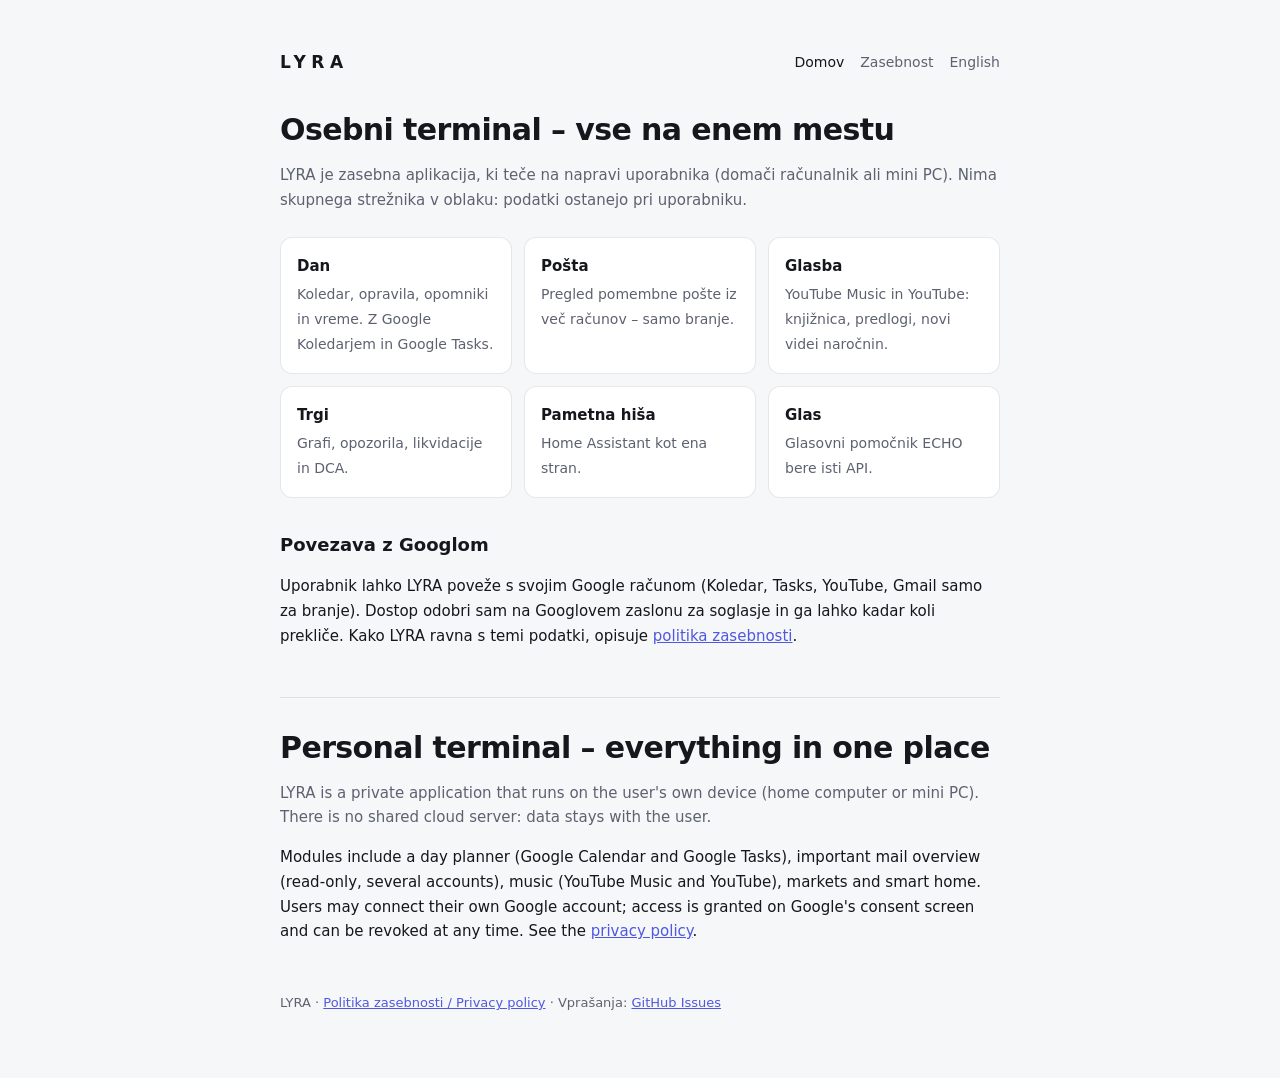
<file: index.html>
<!doctype html>
<html lang="sl">
<head>
<meta charset="utf-8">
<meta name="viewport" content="width=device-width, initial-scale=1">
<title>LYRA – osebni terminal</title>
<meta name="description" content="LYRA je osebni terminal, ki teče na napravi uporabnika: trgi, dan, glasba, pošta in pametna hiša na enem mestu.">
<link rel="stylesheet" href="slog.css">
</head>
<body>
<main>
  <header>
    <a class="znak" href="./">LYRA</a>
    <nav><a href="./" aria-current="page">Domov</a><a href="zasebnost.html">Zasebnost</a><a href="#en">English</a></nav>
  </header>

  <h1>Osebni terminal – vse na enem mestu</h1>
  <p class="muted">LYRA je zasebna aplikacija, ki teče na napravi uporabnika (domači računalnik ali mini PC). Nima skupnega strežnika v oblaku: podatki ostanejo pri uporabniku.</p>

  <div class="kartice">
    <div class="kartica"><b>Dan</b><span>Koledar, opravila, opomniki in vreme. Z Google Koledarjem in Google Tasks.</span></div>
    <div class="kartica"><b>Pošta</b><span>Pregled pomembne pošte iz več računov – samo branje.</span></div>
    <div class="kartica"><b>Glasba</b><span>YouTube Music in YouTube: knjižnica, predlogi, novi videi naročnin.</span></div>
    <div class="kartica"><b>Trgi</b><span>Grafi, opozorila, likvidacije in DCA.</span></div>
    <div class="kartica"><b>Pametna hiša</b><span>Home Assistant kot ena stran.</span></div>
    <div class="kartica"><b>Glas</b><span>Glasovni pomočnik ECHO bere isti API.</span></div>
  </div>

  <h2>Povezava z Googlom</h2>
  <p>Uporabnik lahko LYRA poveže s svojim Google računom (Koledar, Tasks, YouTube, Gmail samo za branje). Dostop odobri sam na Googlovem zaslonu za soglasje in ga lahko kadar koli prekliče. Kako LYRA ravna s temi podatki, opisuje <a href="zasebnost.html">politika zasebnosti</a>.</p>

  <section id="en" class="jezik" lang="en">
    <h1>Personal terminal – everything in one place</h1>
    <p class="muted">LYRA is a private application that runs on the user's own device (home computer or mini PC). There is no shared cloud server: data stays with the user.</p>
    <p>Modules include a day planner (Google Calendar and Google Tasks), important mail overview (read-only, several accounts), music (YouTube Music and YouTube), markets and smart home. Users may connect their own Google account; access is granted on Google's consent screen and can be revoked at any time. See the <a href="zasebnost.html#en">privacy policy</a>.</p>
  </section>

  <footer>LYRA · <a href="zasebnost.html">Politika zasebnosti / Privacy policy</a> · Vprašanja: <a href="https://github.com/suhadolc/lyra-info/issues">GitHub Issues</a></footer>
</main>
</body>
</html>
</file>
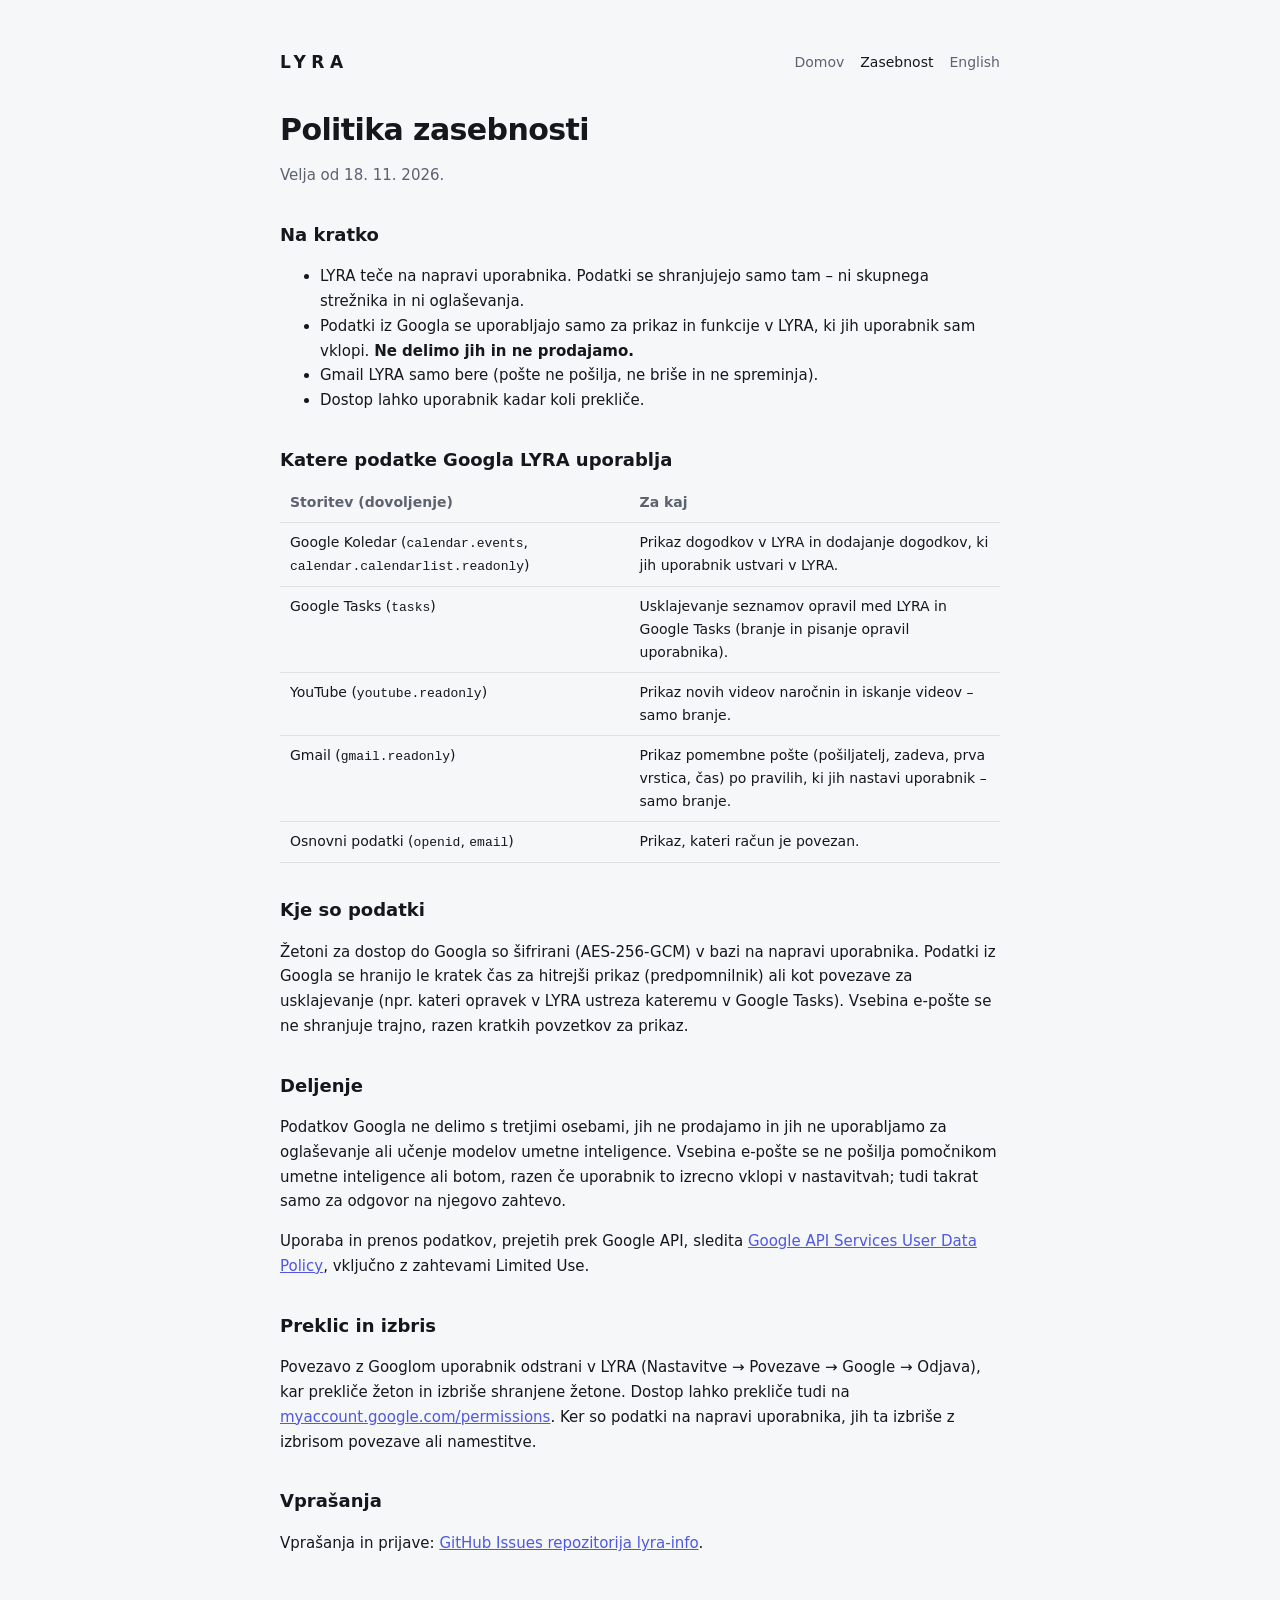
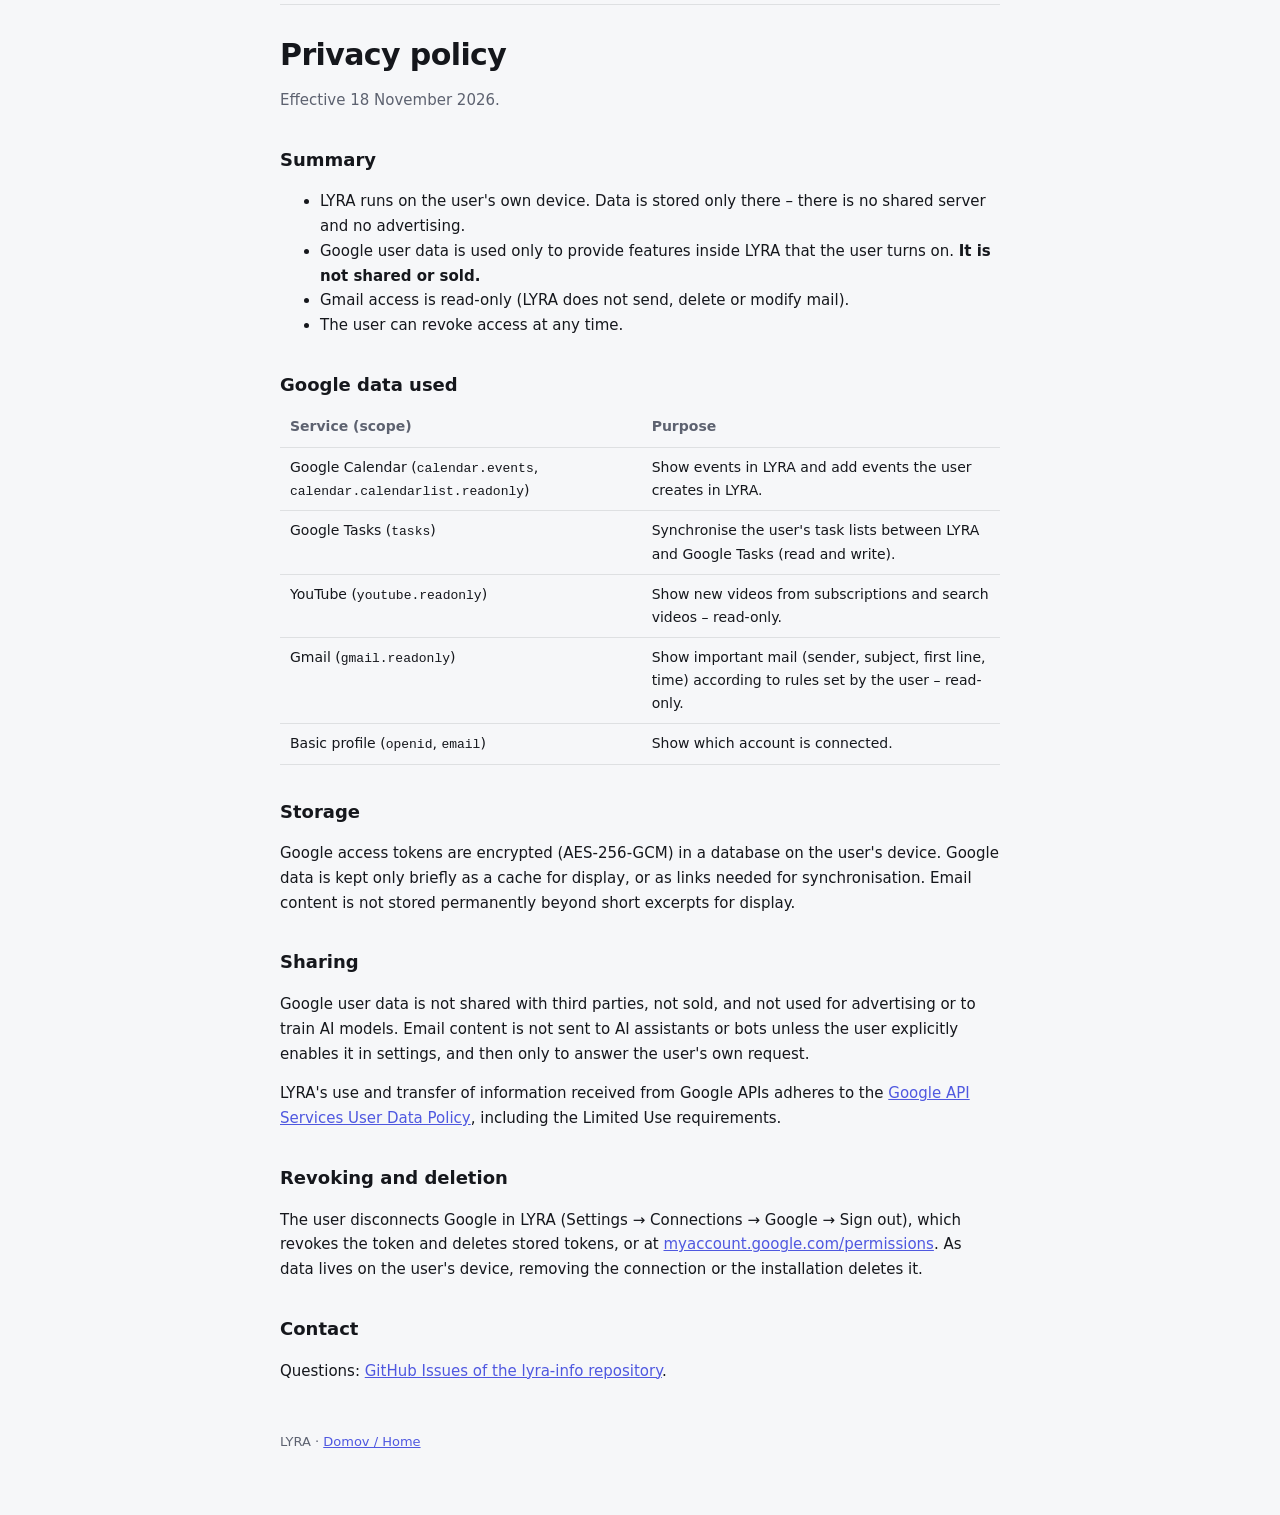
<file: zasebnost.html>
<!doctype html>
<html lang="sl">
<head>
<meta charset="utf-8">
<meta name="viewport" content="width=device-width, initial-scale=1">
<title>LYRA – politika zasebnosti</title>
<meta name="description" content="Kako LYRA ravna s podatki: ostanejo na napravi uporabnika, Google podatki samo za prikaz v LYRA, brez deljenja in prodaje.">
<link rel="stylesheet" href="slog.css">
</head>
<body>
<main>
  <header>
    <a class="znak" href="./">LYRA</a>
    <nav><a href="./">Domov</a><a href="zasebnost.html" aria-current="page">Zasebnost</a><a href="#en">English</a></nav>
  </header>

  <h1>Politika zasebnosti</h1>
  <p class="muted">Velja od 18. 11. 2026.</p>

  <h2>Na kratko</h2>
  <ul>
    <li>LYRA teče na napravi uporabnika. Podatki se shranjujejo samo tam – ni skupnega strežnika in ni oglaševanja.</li>
    <li>Podatki iz Googla se uporabljajo samo za prikaz in funkcije v LYRA, ki jih uporabnik sam vklopi. <b>Ne delimo jih in ne prodajamo.</b></li>
    <li>Gmail LYRA samo bere (pošte ne pošilja, ne briše in ne spreminja).</li>
    <li>Dostop lahko uporabnik kadar koli prekliče.</li>
  </ul>

  <h2>Katere podatke Googla LYRA uporablja</h2>
  <table>
    <tr><th>Storitev (dovoljenje)</th><th>Za kaj</th></tr>
    <tr><td>Google Koledar (<code>calendar.events</code>, <code>calendar.calendarlist.readonly</code>)</td><td>Prikaz dogodkov v LYRA in dodajanje dogodkov, ki jih uporabnik ustvari v LYRA.</td></tr>
    <tr><td>Google Tasks (<code>tasks</code>)</td><td>Usklajevanje seznamov opravil med LYRA in Google Tasks (branje in pisanje opravil uporabnika).</td></tr>
    <tr><td>YouTube (<code>youtube.readonly</code>)</td><td>Prikaz novih videov naročnin in iskanje videov – samo branje.</td></tr>
    <tr><td>Gmail (<code>gmail.readonly</code>)</td><td>Prikaz pomembne pošte (pošiljatelj, zadeva, prva vrstica, čas) po pravilih, ki jih nastavi uporabnik – samo branje.</td></tr>
    <tr><td>Osnovni podatki (<code>openid</code>, <code>email</code>)</td><td>Prikaz, kateri račun je povezan.</td></tr>
  </table>

  <h2>Kje so podatki</h2>
  <p>Žetoni za dostop do Googla so šifrirani (AES-256-GCM) v bazi na napravi uporabnika. Podatki iz Googla se hranijo le kratek čas za hitrejši prikaz (predpomnilnik) ali kot povezave za usklajevanje (npr. kateri opravek v LYRA ustreza kateremu v Google Tasks). Vsebina e-pošte se ne shranjuje trajno, razen kratkih povzetkov za prikaz.</p>

  <h2>Deljenje</h2>
  <p>Podatkov Googla ne delimo s tretjimi osebami, jih ne prodajamo in jih ne uporabljamo za oglaševanje ali učenje modelov umetne inteligence. Vsebina e-pošte se ne pošilja pomočnikom umetne inteligence ali botom, razen če uporabnik to izrecno vklopi v nastavitvah; tudi takrat samo za odgovor na njegovo zahtevo.</p>
  <p>Uporaba in prenos podatkov, prejetih prek Google API, sledita <a href="https://developers.google.com/terms/api-services-user-data-policy">Google API Services User Data Policy</a>, vključno z zahtevami Limited Use.</p>

  <h2>Preklic in izbris</h2>
  <p>Povezavo z Googlom uporabnik odstrani v LYRA (Nastavitve → Povezave → Google → Odjava), kar prekliče žeton in izbriše shranjene žetone. Dostop lahko prekliče tudi na <a href="https://myaccount.google.com/permissions">myaccount.google.com/permissions</a>. Ker so podatki na napravi uporabnika, jih ta izbriše z izbrisom povezave ali namestitve.</p>

  <h2>Vprašanja</h2>
  <p>Vprašanja in prijave: <a href="https://github.com/suhadolc/lyra-info/issues">GitHub Issues repozitorija lyra-info</a>.</p>

  <section id="en" class="jezik" lang="en">
    <h1>Privacy policy</h1>
    <p class="muted">Effective 18 November 2026.</p>
    <h2>Summary</h2>
    <ul>
      <li>LYRA runs on the user's own device. Data is stored only there – there is no shared server and no advertising.</li>
      <li>Google user data is used only to provide features inside LYRA that the user turns on. <b>It is not shared or sold.</b></li>
      <li>Gmail access is read-only (LYRA does not send, delete or modify mail).</li>
      <li>The user can revoke access at any time.</li>
    </ul>
    <h2>Google data used</h2>
    <table>
      <tr><th>Service (scope)</th><th>Purpose</th></tr>
      <tr><td>Google Calendar (<code>calendar.events</code>, <code>calendar.calendarlist.readonly</code>)</td><td>Show events in LYRA and add events the user creates in LYRA.</td></tr>
      <tr><td>Google Tasks (<code>tasks</code>)</td><td>Synchronise the user's task lists between LYRA and Google Tasks (read and write).</td></tr>
      <tr><td>YouTube (<code>youtube.readonly</code>)</td><td>Show new videos from subscriptions and search videos – read-only.</td></tr>
      <tr><td>Gmail (<code>gmail.readonly</code>)</td><td>Show important mail (sender, subject, first line, time) according to rules set by the user – read-only.</td></tr>
      <tr><td>Basic profile (<code>openid</code>, <code>email</code>)</td><td>Show which account is connected.</td></tr>
    </table>
    <h2>Storage</h2>
    <p>Google access tokens are encrypted (AES-256-GCM) in a database on the user's device. Google data is kept only briefly as a cache for display, or as links needed for synchronisation. Email content is not stored permanently beyond short excerpts for display.</p>
    <h2>Sharing</h2>
    <p>Google user data is not shared with third parties, not sold, and not used for advertising or to train AI models. Email content is not sent to AI assistants or bots unless the user explicitly enables it in settings, and then only to answer the user's own request.</p>
    <p>LYRA's use and transfer of information received from Google APIs adheres to the <a href="https://developers.google.com/terms/api-services-user-data-policy">Google API Services User Data Policy</a>, including the Limited Use requirements.</p>
    <h2>Revoking and deletion</h2>
    <p>The user disconnects Google in LYRA (Settings → Connections → Google → Sign out), which revokes the token and deletes stored tokens, or at <a href="https://myaccount.google.com/permissions">myaccount.google.com/permissions</a>. As data lives on the user's device, removing the connection or the installation deletes it.</p>
    <h2>Contact</h2>
    <p>Questions: <a href="https://github.com/suhadolc/lyra-info/issues">GitHub Issues of the lyra-info repository</a>.</p>
  </section>

  <footer>LYRA · <a href="./">Domov / Home</a></footer>
</main>
</body>
</html>
</file>
<file: slog.css>
:root { --bg: #0c0d10; --panel: #131418; --fg: #e8e9ec; --muted: #9a9ea8; --line: rgba(255,255,255,.08); --accent: #8b93ff; color-scheme: dark }
@media (prefers-color-scheme: light) { :root { --bg: #f6f7f9; --panel: #fff; --fg: #15171c; --muted: #5d6270; --line: rgba(17,20,28,.1); --accent: #4f58e0; color-scheme: light } }
* { box-sizing: border-box }
body { margin: 0; background: var(--bg); color: var(--fg); font: 15px/1.65 Inter, ui-sans-serif, system-ui, -apple-system, "Segoe UI", sans-serif }
main { max-width: 760px; margin: 0 auto; padding: 48px 20px 64px }
header { display: flex; align-items: center; justify-content: space-between; gap: 12px; flex-wrap: wrap; margin-bottom: 36px }
.znak { font-weight: 700; letter-spacing: .32em; font-size: 17px; color: var(--fg); text-decoration: none }
nav a { color: var(--muted); text-decoration: none; margin-left: 16px; font-size: 14px }
nav a:hover, nav a[aria-current] { color: var(--fg) }
h1 { font-size: 30px; line-height: 1.2; letter-spacing: -.02em; margin: 0 0 12px }
h2 { font-size: 18px; margin: 32px 0 8px }
p, li { color: var(--fg) }
.muted { color: var(--muted) }
a { color: var(--accent) }
.kartice { display: grid; grid-template-columns: repeat(auto-fit, minmax(210px, 1fr)); gap: 12px; margin: 24px 0 }
.kartica { background: var(--panel); border: 1px solid var(--line); border-radius: 12px; padding: 16px }
.kartica b { display: block; margin-bottom: 4px }
.kartica span { color: var(--muted); font-size: 14px }
table { width: 100%; border-collapse: collapse; margin: 8px 0 16px; font-size: 14px }
th, td { text-align: left; padding: 8px 10px; border-bottom: 1px solid var(--line); vertical-align: top }
th { color: var(--muted); font-weight: 600 }
code { font-family: "JetBrains Mono", ui-monospace, monospace; font-size: 13px }
.jezik { border-top: 1px solid var(--line); margin-top: 48px; padding-top: 32px }
footer { margin-top: 48px; color: var(--muted); font-size: 13px }
</file>
